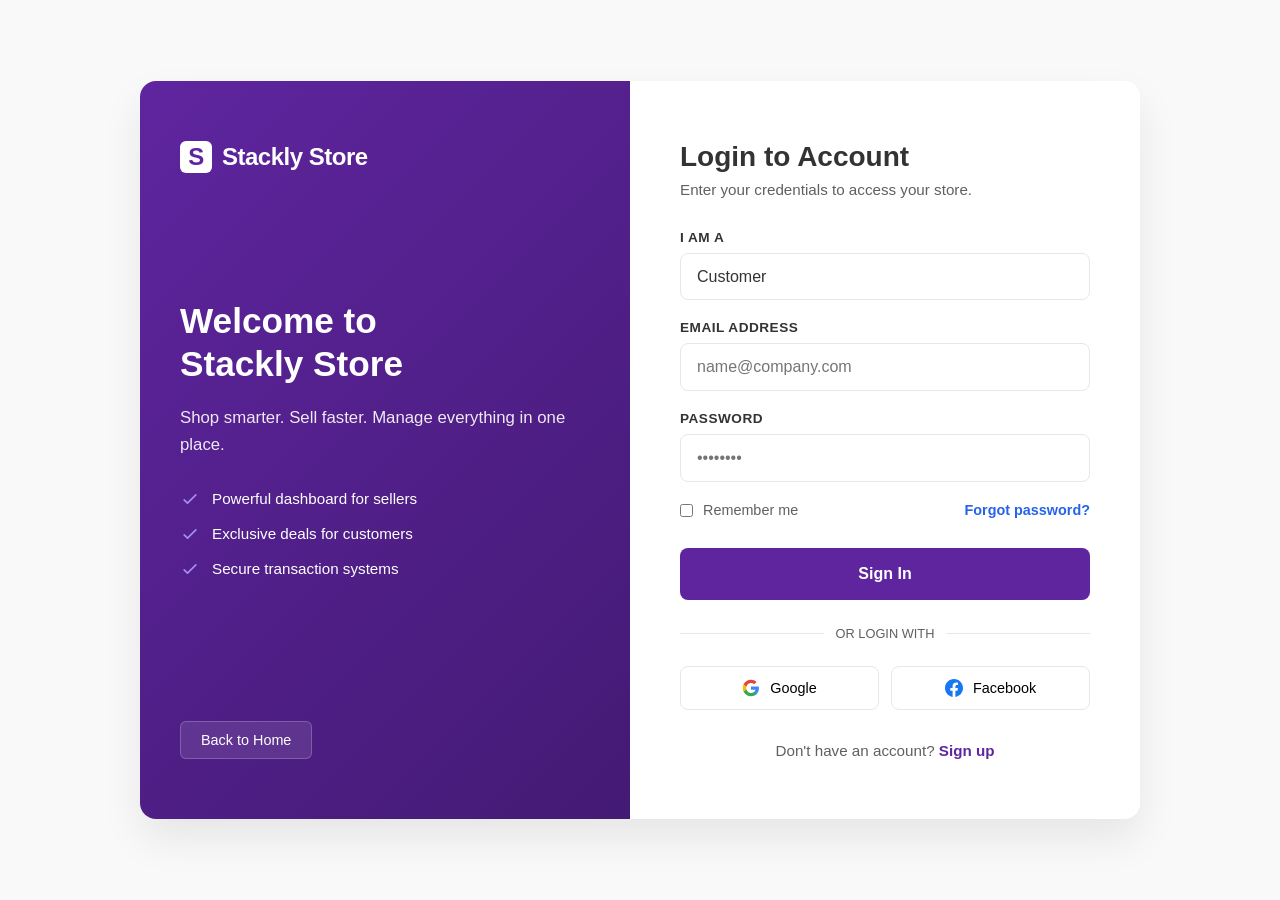
<file: login.html>
<!doctype html>
<html lang="en">
  <head>
    <meta charset="UTF-8" />
    <meta name="viewport" content="width=device-width, initial-scale=1.0" />
    <title>Login | Stackly Store</title>
    <style>
      :root {
        --primary-purple: #5f259f;
        --secondary-blue: #2563eb;
        --hover-blue: #e0e7ff;
        --bg-white: #ffffff;
        --bg-light: #f9f9f9;
        --text-dark: #333333;
        --text-gray: #606060;
        --border-color: #e5e7eb;
        --header-h: 60px;
        --transition: all 0.3s cubic-bezier(0.4, 0, 0.2, 1);
      }

      * {
        box-sizing: border-box;
        margin: 0;
        padding: 0;
        font-family: "Inter", "Segoe UI", Roboto, sans-serif;
      }

      body {
        background-color: var(--bg-light);
        color: var(--text-dark);
        min-height: 100vh;
        display: flex;
        align-items: center;
        justify-content: center;
        padding: 15px; /* Reduced for mobile edge-to-edge feel */
      }

      .stklyecom-main-container {
        display: flex;
        width: 100%;
        max-width: 1000px;
        min-height: 650px;
        background: var(--bg-white);
        border-radius: 16px;
        overflow: hidden;
        box-shadow: 0 20px 40px rgba(0, 0, 0, 0.08);
        animation: fadeIn 0.8s ease-out;
      }

      /* Left Panel - Information */
      .stklyecom-left-panel {
        flex: 1;
        background: linear-gradient(
          135deg,
          var(--primary-purple) 0%,
          #431a74 100%
        );
        padding: 60px 40px;
        display: flex;
        flex-direction: column;
        justify-content: space-between;
        color: white;
        position: relative;
      }

      .stklyecom-brand {
        font-size: 1.5rem;
        font-weight: 800;
        letter-spacing: -0.5px;
        display: flex;
        align-items: center;
        gap: 10px;
      }

      .stklyecom-brand-icon {
        width: 32px;
        height: 32px;
        background: white;
        border-radius: 6px;
        display: flex;
        align-items: center;
        justify-content: center;
        color: var(--primary-purple);
        font-weight: 900;
      }

      .stklyecom-marketing-content h1 {
        font-size: 2.2rem;
        line-height: 1.2;
        margin-bottom: 20px;
        font-weight: 700;
      }

      .stklyecom-marketing-content p {
        font-size: 1.05rem;
        line-height: 1.6;
        opacity: 0.9;
        margin-bottom: 30px;
      }

      .stklyecom-features-list {
        list-style: none;
      }

      .stklyecom-feature-item {
        display: flex;
        align-items: center;
        gap: 12px;
        margin-bottom: 15px;
        font-size: 0.95rem;
      }

      .stklyecom-feature-item svg {
        width: 20px;
        height: 20px;
        flex-shrink: 0;
        color: #a78bfa;
      }

      .stklyecom-back-home {
        align-self: flex-start;
        padding: 10px 20px;
        background: rgba(255, 255, 255, 0.1);
        border: 1px solid rgba(255, 255, 255, 0.2);
        color: white;
        text-decoration: none;
        border-radius: 6px;
        font-size: 0.9rem;
        font-weight: 500;
        transition: var(--transition);
      }

      .stklyecom-back-home:hover {
        background: white;
        color: var(--primary-purple);
      }

      /* Right Panel - Form */
      .stklyecom-right-panel {
        flex: 1;
        padding: 60px 50px;
        display: flex;
        flex-direction: column;
        justify-content: center;
        background: white;
      }

      .stklyecom-form-header {
        margin-bottom: 32px;
      }

      .stklyecom-form-header h2 {
        font-size: 1.75rem;
        font-weight: 700;
        margin-bottom: 8px;
        color: var(--text-dark);
      }

      .stklyecom-form-header p {
        color: var(--text-gray);
        font-size: 0.95rem;
      }

      /* Form Controls */
      .stklyecom-form-group {
        margin-bottom: 20px;
      }

      .stklyecom-label {
        display: block;
        margin-bottom: 8px;
        font-size: 0.85rem;
        font-weight: 600;
        color: var(--text-dark);
        text-transform: uppercase;
        letter-spacing: 0.5px;
      }

      .stklyecom-input,
      .stklyecom-select {
        width: 100%;
        padding: 14px 16px;
        border: 1px solid var(--border-color);
        border-radius: 8px;
        font-size: 1rem;
        color: var(--text-dark);
        background: var(--bg-white);
        transition: var(--transition);
        outline: none;
        -webkit-appearance: none; /* Mobile Safari fix */
      }

      .stklyecom-input:focus,
      .stklyecom-select:focus {
        border-color: var(--primary-purple);
        box-shadow: 0 0 0 4px rgba(95, 37, 159, 0.08);
      }

      /* Login Button */
      .stklyecom-btn-login {
        width: 100%;
        height: 52px;
        background: var(--primary-purple);
        color: white;
        border: none;
        border-radius: 8px;
        font-size: 1rem;
        font-weight: 700;
        cursor: pointer;
        position: relative;
        overflow: hidden;
        z-index: 1;
        transition: var(--transition);
        margin-top: 10px;
      }

      .stklyecom-btn-login::before {
        content: "";
        position: absolute;
        bottom: 0;
        left: 0;
        width: 100%;
        height: 0;
        background: var(--secondary-blue);
        transition: height 0.4s cubic-bezier(0.4, 0, 0.2, 1);
        z-index: -1;
      }

      .stklyecom-btn-login:hover::before {
        height: 100%;
      }

      .stklyecom-form-options {
        display: flex;
        justify-content: space-between;
        align-items: center;
        margin: 20px 0;
        font-size: 0.9rem;
      }

      .stklyecom-checkbox-group {
        display: flex;
        align-items: center;
        gap: 10px;
        color: var(--text-gray);
        cursor: pointer;
      }

      .stklyecom-forgot-link {
        color: var(--secondary-blue);
        text-decoration: none;
        font-weight: 600;
      }

      .stklyecom-divider {
        margin: 24px 0;
        text-align: center;
        position: relative;
      }

      .stklyecom-divider::before {
        content: "";
        position: absolute;
        top: 50%;
        left: 0;
        width: 100%;
        height: 1px;
        background: var(--border-color);
      }

      .stklyecom-divider span {
        position: relative;
        z-index: 2;
        background: white;
        padding: 0 12px;
        color: var(--text-gray);
        font-size: 0.8rem;
        text-transform: uppercase;
        font-weight: 500;
      }

      .stklyecom-social-grid {
        display: grid;
        grid-template-columns: repeat(2, 1fr);
        gap: 12px;
      }

      .stklyecom-social-btn {
        display: flex;
        align-items: center;
        justify-content: center;
        gap: 10px;
        padding: 12px;
        border: 1px solid var(--border-color);
        background: white;
        border-radius: 8px;
        cursor: pointer;
        transition: var(--transition);
        font-weight: 500;
        font-size: 0.9rem;
      }

      .stklyecom-social-btn:hover {
        background: var(--hover-blue);
        border-color: var(--secondary-blue);
      }

      .stklyecom-social-btn svg {
        width: 18px;
        height: 18px;
      }

      .stklyecom-footer-text {
        margin-top: 32px;
        text-align: center;
        font-size: 0.95rem;
        color: var(--text-gray);
      }

      .stklyecom-footer-text a {
        color: var(--primary-purple);
        text-decoration: none;
        font-weight: 700;
      }

      @keyframes fadeIn {
        from {
          opacity: 0;
          transform: translateY(20px);
        }
        to {
          opacity: 1;
          transform: translateY(0);
        }
      }

      /* Mobile Responsive Overrides */
      @media (max-width: 850px) {
        body {
          padding: 10px;
          align-items: flex-start; /* Start from top on mobile */
        }

        .stklyecom-main-container {
          flex-direction: column;
          max-width: 100%;
          min-height: auto;
          border-radius: 12px;
        }

        .stklyecom-left-panel {
          padding: 30px 24px;
          min-height: auto;
          text-align: center;
          align-items: center;
        }

        .stklyecom-brand {
          margin-bottom: 20px;
        }

        .stklyecom-marketing-content h1 {
          font-size: 1.6rem;
          margin-bottom: 10px;
        }

        .stklyecom-marketing-content p {
          font-size: 0.95rem;
          margin-bottom: 0;
        }

        .stklyecom-features-list,
        .stklyecom-back-home {
          display: none; /* Hide non-essential items on small mobile headers to save space */
        }

        .stklyecom-right-panel {
          padding: 32px 20px;
        }

        .stklyecom-form-header {
          text-align: center;
          margin-bottom: 24px;
        }

        .stklyecom-form-header h2 {
          font-size: 1.5rem;
        }

        .stklyecom-form-options {
          flex-direction: column;
          gap: 12px;
          align-items: flex-start;
        }

        .stklyecom-social-grid {
          grid-template-columns: 1fr; /* Stack social buttons on narrow screens */
        }
      }

      /* Extra small devices fix */
      @media (max-width: 380px) {
        .stklyecom-form-header h2 {
          font-size: 1.3rem;
        }
        .stklyecom-input,
        .stklyecom-select {
          padding: 12px;
        }
      }
    </style>
  </head>
  <body>
    <div class="stklyecom-main-container">
      <!-- Left Panel: Balanced with Form Height -->
      <aside class="stklyecom-left-panel">
        <div class="stklyecom-brand">
          <div class="stklyecom-brand-icon">S</div>
          Stackly Store
        </div>

        <div class="stklyecom-marketing-content">
          <h1>Welcome to <br />Stackly Store</h1>
          <p>Shop smarter. Sell faster. Manage everything in one place.</p>

          <ul class="stklyecom-features-list">
            <li class="stklyecom-feature-item">
              <svg fill="none" stroke="currentColor" viewBox="0 0 24 24">
                <path
                  stroke-linecap="round"
                  stroke-linejoin="round"
                  stroke-width="2"
                  d="M5 13l4 4L19 7"
                ></path>
              </svg>
              Powerful dashboard for sellers
            </li>
            <li class="stklyecom-feature-item">
              <svg fill="none" stroke="currentColor" viewBox="0 0 24 24">
                <path
                  stroke-linecap="round"
                  stroke-linejoin="round"
                  stroke-width="2"
                  d="M5 13l4 4L19 7"
                ></path>
              </svg>
              Exclusive deals for customers
            </li>
            <li class="stklyecom-feature-item">
              <svg fill="none" stroke="currentColor" viewBox="0 0 24 24">
                <path
                  stroke-linecap="round"
                  stroke-linejoin="round"
                  stroke-width="2"
                  d="M5 13l4 4L19 7"
                ></path>
              </svg>
              Secure transaction systems
            </li>
          </ul>
        </div>

        <a href="index.html" class="stklyecom-back-home">Back to Home</a>
      </aside>

      <!-- Right Panel: Login Form -->
      <main class="stklyecom-right-panel">
        <div class="stklyecom-form-wrapper">
          <header class="stklyecom-form-header">
            <h2>Login to Account</h2>
            <p>Enter your credentials to access your store.</p>
          </header>

          <form id="loginForm" class="stklyecom-form" autocomplete="off">
            <div class="stklyecom-form-group">
              <label class="stklyecom-label">I am a</label>
              <select class="stklyecom-select" id="userRole" required>
                <option value="Customer">Customer</option>
                <option value="Seller">Seller</option>
              </select>
            </div>

            <div class="stklyecom-form-group">
              <label class="stklyecom-label">Email Address</label>
              <input
                type="email"
                class="stklyecom-input"
                id="email"
                placeholder="name@company.com"
                autocomplete="off"
                required
              />
            </div>

            <div class="stklyecom-form-group">
              <label class="stklyecom-label">Password</label>
              <input
                type="password"
                class="stklyecom-input"
                id="password"
                placeholder="••••••••"
                autocomplete="new-password"
                required
              />
            </div>

            <div class="stklyecom-form-options">
              <label class="stklyecom-checkbox-group">
                <input type="checkbox" /> Remember me
              </label>
              <a href="./404.html" class="stklyecom-forgot-link"
                >Forgot password?</a
              >
            </div>

            <button type="submit" class="stklyecom-btn-login">Sign In</button>
          </form>

          <div class="stklyecom-divider">
            <span>Or login with</span>
          </div>

          <div class="stklyecom-social-grid">
            <button
              class="stklyecom-social-btn"
              onclick="window.location.href = './404.html'"
            >
              <svg viewBox="0 0 24 24" xmlns="http://www.w3.org/2000/svg">
                <path
                  d="M22.56 12.25c0-.78-.07-1.53-.2-2.25H12v4.26h5.92c-.26 1.37-1.04 2.53-2.21 3.31v2.77h3.57c2.08-1.92 3.28-4.74 3.28-8.09z"
                  fill="#4285F4"
                />
                <path
                  d="M12 23c2.97 0 5.46-.98 7.28-2.66l-3.57-2.77c-.98.66-2.23 1.06-3.71 1.06-2.86 0-5.29-1.93-6.16-4.53H2.18v2.84C3.99 20.53 7.7 23 12 23z"
                  fill="#34A853"
                />
                <path
                  d="M5.84 14.09c-.22-.66-.35-1.36-.35-2.09s.13-1.43.35-2.09V7.07H2.18C1.43 8.55 1 10.22 1 12s.43 3.45 1.18 4.93l3.66-2.84z"
                  fill="#FBBC05"
                />
                <path
                  d="M12 5.38c1.62 0 3.06.56 4.21 1.66l3.15-3.15C17.45 2.09 14.97 1 12 1 7.7 1 3.99 3.47 2.18 7.07l3.66 2.84c.87-2.6 3.3-4.53 6.16-4.53z"
                  fill="#EA4335"
                />
              </svg>
              Google
            </button>
            <button
              class="stklyecom-social-btn"
              onclick="window.location.href = './404.html'"
            >
              <svg
                fill="#1877F2"
                viewBox="0 0 24 24"
                xmlns="http://www.w3.org/2000/svg"
              >
                <path
                  d="M24 12.073c0-6.627-5.373-12-12-12s-12 5.373-12 12c0 5.99 4.388 10.954 10.125 11.854v-8.385H7.078v-3.47h3.047V9.43c0-3.007 1.792-4.669 4.533-4.669 1.312 0 2.686.235 2.686.235v2.953H15.83c-1.491 0-1.956.925-1.956 1.874v2.25h3.328l-.532 3.47h-2.796v8.385C19.612 23.027 24 18.062 24 12.073z"
                />
              </svg>
              Facebook
            </button>
          </div>

          <p class="stklyecom-footer-text">
            Don't have an account? <a href="./signup.html">Sign up</a>
          </p>
        </div>
      </main>
    </div>

    <script>
      document
        .getElementById("loginForm")
        .addEventListener("submit", function (e) {
          e.preventDefault();

          const role = document.getElementById("userRole").value;
          const email = document.getElementById("email").value;

          const userData = {
            name: email.split("@")[0],
            role: role,
            email: email,
          };

          localStorage.setItem("stkly_user", JSON.stringify(userData));

          if (role === "Customer") {
            window.location.href = "customer-dashboard.html";
          } else {
            window.location.href = "seller-dashboard.html";
          }
        });
    </script>
  </body>
</html>
</file>
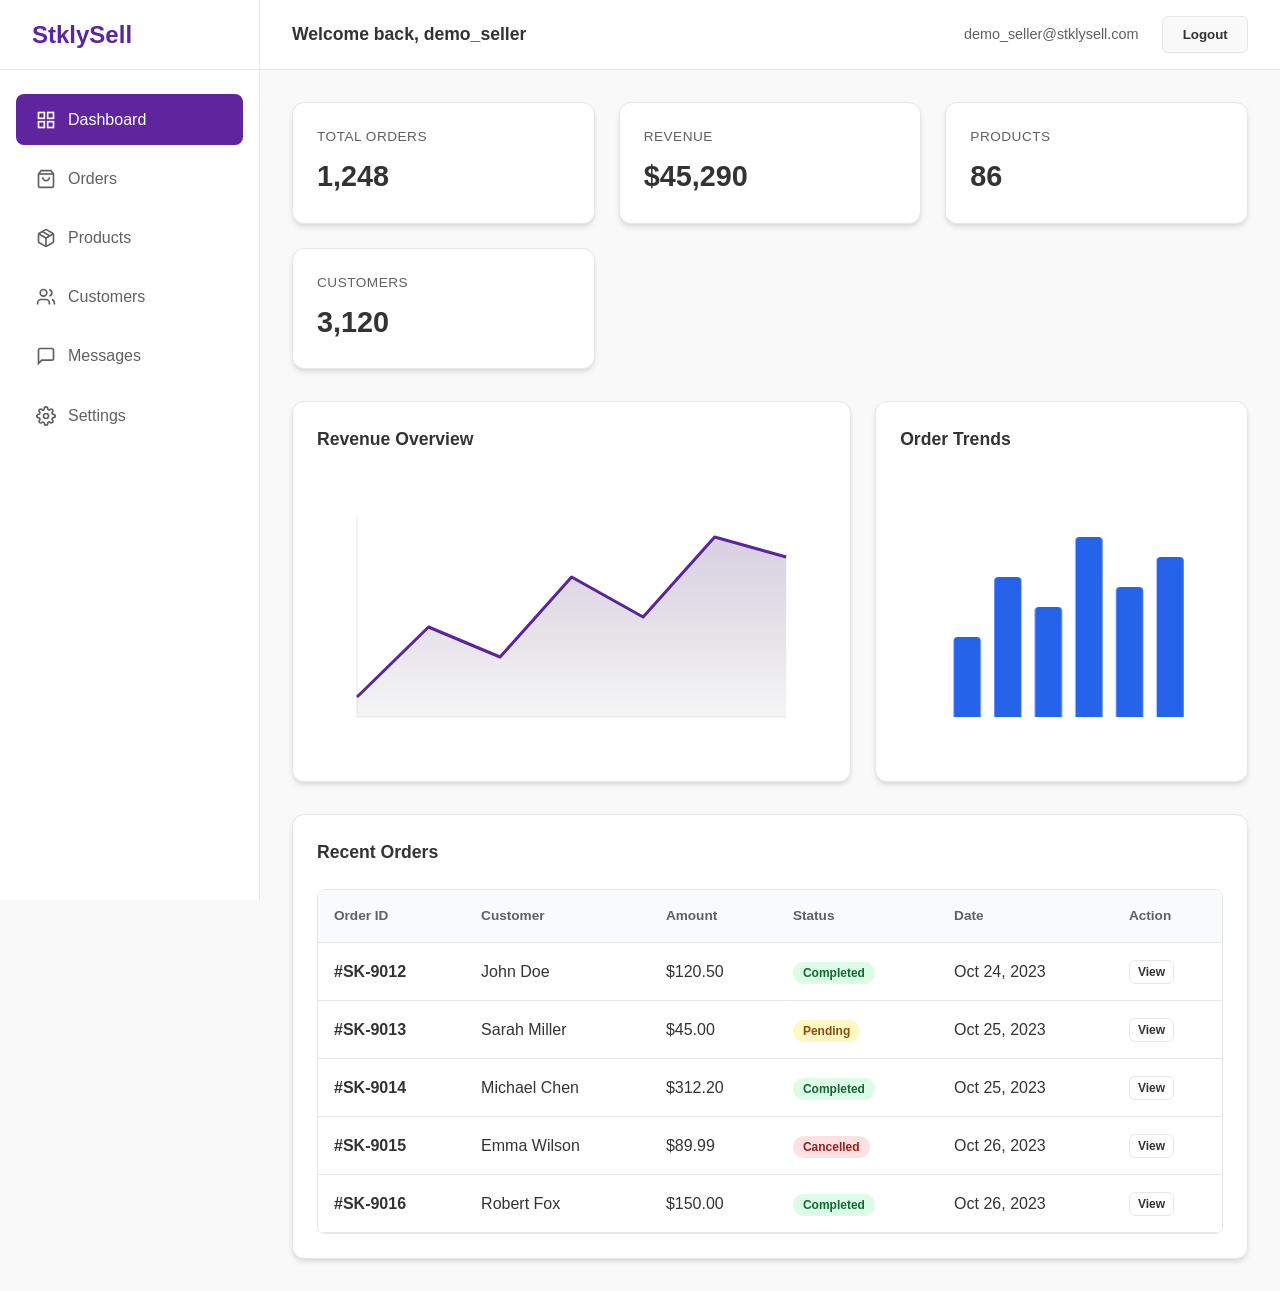
<file: seller-dashboard.html>
<!doctype html>
<html lang="en">
  <head>
    <meta charset="UTF-8" />
    <meta name="viewport" content="width=device-width, initial-scale=1.0" />
    <title>StklySell | Seller Dashboard</title>
    <style>
      :root {
        --primary-purple: #5f259f;
        --secondary-blue: #2563eb;
        --hover-blue: #e0e7ff;
        --bg-white: #ffffff;
        --bg-light: #f9f9f9;
        --text-dark: #333333;
        --text-gray: #606060;
        --border-color: #e5e7eb;
        --transition: all 0.3s cubic-bezier(0.4, 0, 0.2, 1);
        --sidebar-width: 260px;
        --topbar-height: 70px;
        --shadow:
          0 4px 6px -1px rgba(0, 0, 0, 0.1), 0 2px 4px -1px rgba(0, 0, 0, 0.06);
      }

      * {
        margin: 0;
        padding: 0;
        box-sizing: border-box;
        font-family:
          "Inter",
          -apple-system,
          BlinkMacSystemFont,
          "Segoe UI",
          Roboto,
          sans-serif;
      }
      html,
      body {
        width: 100%;
        overflow-x: hidden;
      }
      body {
        background-color: var(--bg-light);
        color: var(--text-dark);
        overflow-x: hidden;
        line-height: 1.5;
      }

      /* --- LAYOUT STRUCTURE --- */
      .stklysell-wrapper {
        display: flex;
        min-height: 100vh;
        width: 100%;
      }

      /* --- SIDEBAR --- */
      .stklysell-sidebar {
        width: var(--sidebar-width);
        background: var(--bg-white);
        border-right: 1px solid var(--border-color);
        height: 100vh;
        position: fixed;
        left: 0;
        top: 0;
        z-index: 1000;
        transition: var(--transition);
        display: flex;
        flex-direction: column;
      }

      .stklysell-logo-area {
        height: var(--topbar-height);
        display: flex;
        align-items: center;
        padding: 0 2rem;
        font-weight: 800;
        font-size: 1.5rem;
        color: var(--primary-purple);
        border-bottom: 1px solid var(--border-color);
      }

      .stklysell-nav {
        flex: 1;
        padding: 1.5rem 1rem;
        overflow-y: auto;
      }

      .stklysell-nav-item {
        display: flex;
        align-items: center;
        padding: 0.85rem 1.25rem;
        margin-bottom: 0.5rem;
        border-radius: 8px;
        color: var(--text-gray);
        text-decoration: none;
        cursor: pointer;
        transition: var(--transition);
        font-weight: 500;
      }

      .stklysell-nav-item svg {
        margin-right: 12px;
        width: 20px;
        height: 20px;
      }

      .stklysell-nav-item:hover {
        background: var(--hover-blue);
        color: var(--secondary-blue);
      }

      .stklysell-nav-item.active {
        background: var(--primary-purple);
        color: var(--bg-white);
      }

      /* --- MAIN CONTENT --- */
      .stklysell-main {
        flex: 1;
        margin-left: var(--sidebar-width);
        width: calc(100% - var(--sidebar-width));
        transition: var(--transition);
      }

      /* --- TOPBAR --- */
      .stklysell-topbar {
        height: var(--topbar-height);
        background: var(--bg-white);
        border-bottom: 1px solid var(--border-color);
        display: flex;
        align-items: center;
        justify-content: space-between;
        padding: 0 2rem;
        position: sticky;
        top: 0;
        z-index: 900;
      }

      .stklysell-top-left {
        display: flex;
        align-items: center;
        gap: 1rem;
      }

      .stklysell-hamburger {
        display: none;
        background: none;
        border: none;
        cursor: pointer;
        padding: 5px;
      }

      .stklysell-welcome-text {
        font-weight: 600;
        font-size: 1.1rem;
      }

      .stklysell-top-right {
        display: flex;
        align-items: center;
        gap: 1.5rem;
      }

      .stklysell-user-info {
        font-size: 0.9rem;
        color: var(--text-gray);
      }

      /* --- BUTTONS --- */
      .stklysell-btn {
        padding: 0.6rem 1.2rem;
        border-radius: 6px;
        border: none;
        font-weight: 600;
        cursor: pointer;
        text-decoration: none;
        display: inline-flex;
        align-items: center;
        justify-content: center;
        position: relative;
        overflow: hidden;
        z-index: 1;
        transition: var(--transition);
      }

      .stklysell-btn-outline {
        background: transparent;
        border: 1px solid var(--border-color);
        color: var(--text-dark);
      }

      .stklysell-btn-primary {
        background: var(--primary-purple);
        color: white;
      }

      .stklysell-btn-fill {
        background: var(--bg-light);
        color: var(--text-dark);
        border: 1px solid var(--border-color);
      }

      .stklysell-btn-fill::after {
        content: "";
        position: absolute;
        bottom: -100%;
        left: 0;
        width: 100%;
        height: 100%;
        background: var(--secondary-blue);
        transition: var(--transition);
        z-index: -1;
      }

      .stklysell-btn-fill:hover {
        color: white;
        border-color: var(--secondary-blue);
      }

      .stklysell-btn-fill:hover::after {
        bottom: 0;
      }

      /* --- CONTENT CONTAINER --- */
      .stklysell-content-area {
        padding: 2rem;
        max-width: 1600px;
        margin: 0 auto;
      }
      /* .stklysell-content-area {
        padding: 2rem;
      } */

      @media (max-width: 768px) {
        .stklysell-content-area {
          padding: 1rem;
        }
      }
      .stklysell-section {
        display: none;
        animation: fadeIn 0.4s ease;
      }

      .stklysell-section.active {
        display: block;
      }

      @keyframes fadeIn {
        from {
          opacity: 0;
          transform: translateY(10px);
        }
        to {
          opacity: 1;
          transform: translateY(0);
        }
      }

      /* --- DASHBOARD COMPONENTS --- */
      .stklysell-stats-grid {
        display: grid;
        grid-template-columns: repeat(auto-fit, minmax(240px, 1fr));
        gap: 1.5rem;
        margin-bottom: 2rem;
      }
      @media (max-width: 600px) {
        .stklysell-stats-grid {
          grid-template-columns: 1fr;
        }
      }
      .stklysell-stat-card {
        background: var(--bg-white);
        padding: 1.5rem;
        border-radius: 12px;
        border: 1px solid var(--border-color);
        display: flex;
        flex-direction: column;
        gap: 0.5rem;
        box-shadow: var(--shadow);
        transition: var(--transition);
      }

      .stklysell-stat-card:hover {
        transform: translateY(-5px);
        border-color: var(--primary-purple);
      }

      .stklysell-stat-label {
        color: var(--text-gray);
        font-size: 0.85rem;
        text-transform: uppercase;
        letter-spacing: 0.5px;
      }

      .stklysell-stat-value {
        font-size: 1.8rem;
        font-weight: 800;
        color: var(--text-dark);
      }

      /* --- CHARTS --- */
      .stklysell-charts-grid {
        display: grid;
        grid-template-columns: 1.5fr 1fr;
        gap: 1.5rem;
        margin-bottom: 2rem;
      }

      .stklysell-card {
        background: var(--bg-white);
        border-radius: 12px;
        border: 1px solid var(--border-color);
        padding: 1.5rem;
        box-shadow: var(--shadow);
      }

      .stklysell-card-title {
        font-size: 1.1rem;
        font-weight: 700;
        margin-bottom: 1.5rem;
        color: var(--text-dark);
      }

      .stklysell-canvas-container {
        width: 100%;
        height: 280px;
        min-height: 220px;
      }

      @media (max-width: 768px) {
        .stklysell-canvas-container {
          height: 220px;
        }
      }

      canvas {
        width: 100% !important;
        height: 100% !important;
      }

      /* --- TABLES --- */
      .stklysell-table-wrapper {
        width: 100%;
        overflow-x: auto;
        border-radius: 8px;
        border: 1px solid var(--border-color);
      }

      .stklysell-table {
        width: 100%;
        border-collapse: collapse;
        background: var(--bg-white);
        min-width: 800px;
      }

      .stklysell-table th {
        background: #f8fafc;
        padding: 1rem;
        text-align: left;
        font-weight: 600;
        color: var(--text-gray);
        font-size: 0.85rem;
        border-bottom: 1px solid var(--border-color);
      }

      .stklysell-table td {
        padding: 1rem;
        border-bottom: 1px solid var(--border-color);
        vertical-align: middle;
      }

      .stklysell-badge {
        padding: 4px 10px;
        border-radius: 99px;
        font-size: 0.75rem;
        font-weight: 600;
        text-transform: capitalize;
      }

      .stklysell-badge-completed {
        background: #dcfce7;
        color: #166534;
      }
      .stklysell-badge-pending {
        background: #fef9c3;
        color: #854d0e;
      }
      .stklysell-badge-cancelled {
        background: #fee2e2;
        color: #991b1b;
      }

      /* --- PRODUCT GRID --- */
      .stklysell-product-grid {
        display: grid;
        grid-template-columns: repeat(auto-fill, minmax(280px, 1fr));
        gap: 1.5rem;
      }

      .stklysell-product-card {
        background: var(--bg-white);
        border-radius: 12px;
        overflow: hidden;
        border: 1px solid var(--border-color);
        transition: var(--transition);
      }

      .stklysell-product-card:hover {
        transform: translateY(-8px);
        box-shadow: 0 10px 15px -3px rgba(0, 0, 0, 0.1);
      }

      .stklysell-product-img {
        width: 100%;
        height: 180px;
        background: #f1f5f9;
        display: flex;
        align-items: center;
        justify-content: center;
        color: #cbd5e1;
      }

      .stklysell-product-body {
        padding: 1.25rem;
      }

      .stklysell-product-name {
        font-weight: 700;
        margin-bottom: 0.5rem;
      }

      .stklysell-product-meta {
        display: flex;
        justify-content: space-between;
        align-items: center;
        margin-bottom: 1rem;
      }

      .stklysell-product-price {
        color: var(--secondary-blue);
        font-weight: 800;
      }

      .stklysell-product-stock {
        font-size: 0.8rem;
        color: var(--text-gray);
      }

      /* --- CUSTOMERS & MESSAGES --- */
      .stklysell-customer-list {
        display: grid;
        gap: 1rem;
      }

      .stklysell-customer-item {
        display: flex;
        align-items: center;
        padding: 1rem;
        background: var(--bg-white);
        border-radius: 10px;
        border: 1px solid var(--border-color);
        gap: 1rem;
      }

      .stklysell-avatar {
        width: 48px;
        height: 48px;
        border-radius: 50%;
        background: var(--hover-blue);
        display: flex;
        align-items: center;
        justify-content: center;
        font-weight: 700;
        color: var(--secondary-blue);
        flex-shrink: 0;
      }

      .stklysell-msg-layout {
        display: grid;
        grid-template-columns: 320px 1fr;
        /* height: calc(100vh - 200px); */
        gap: 1rem;
      }
      .stklysell-msg-layout {
        min-height: 400px;
        height: auto;
      }

      @media (max-width: 768px) {
        .stklysell-msg-layout {
          grid-template-columns: 1fr;
          height: auto;
        }

        .stklysell-msg-window {
          height: 400px;
        }
      }
      @media (max-width: 480px) {
        .stklysell-top-right {
          gap: 0.5rem;
        }

        .stklysell-btn {
          padding: 0.4rem 0.7rem;
          font-size: 12px;
        }
      }
      .stklysell-table-wrapper {
        overflow-x: auto;
        -webkit-overflow-scrolling: touch;
      }
      .stklysell-msg-list {
        background: var(--bg-white);
        border: 1px solid var(--border-color);
        border-radius: 12px;
        overflow-y: auto;
      }

      .stklysell-msg-window {
        background: var(--bg-white);
        border: 1px solid var(--border-color);
        border-radius: 12px;
        display: flex;
        flex-direction: column;
      }

      .stklysell-chat-body {
        flex: 1;
        padding: 1.5rem;
        background: #f8fafc;
        overflow-y: auto;
      }

      .stklysell-chat-input {
        padding: 1rem;
        border-top: 1px solid var(--border-color);
        display: flex;
        gap: 0.5rem;
      }

      .stklysell-input {
        width: 100%;
        padding: 0.75rem;
        border: 1px solid var(--border-color);
        border-radius: 6px;
        outline: none;
        transition: var(--transition);
      }

      .stklysell-input:focus {
        border-color: var(--secondary-blue);
        box-shadow: 0 0 0 3px rgba(37, 99, 235, 0.1);
      }

      .stklysell-input[readonly] {
        background: #f1f5f9;
        cursor: not-allowed;
      }

      /* --- SETTINGS --- */
      .stklysell-settings-form {
        max-width: 600px;
        display: grid;
        gap: 1.5rem;
      }

      .stklysell-field {
        display: flex;
        flex-direction: column;
        gap: 0.5rem;
      }

      .stklysell-label {
        font-size: 0.9rem;
        font-weight: 600;
      }

      /* --- MOBILE OVERLAY --- */
      .stklysell-overlay {
        display: none;
        position: fixed;
        top: 0;
        left: 0;
        width: 100%;
        height: 100%;
        background: rgba(0, 0, 0, 0.5);
        z-index: 999;
      }

      /* --- RESPONSIVE MEDIA QUERIES --- */
      @media (max-width: 1024px) {
        .stklysell-charts-grid {
          grid-template-columns: 1fr;
        }
        .stklysell-msg-layout {
          grid-template-columns: 260px 1fr;
        }
      }
      @media (max-width: 768px) {
        .stklysell-sidebar {
          left: -100%;
          width: 280px;
          height: 100vh;
          overflow-y: auto;
        }

        .stklysell-sidebar.open {
          left: 0;
        }
      }
      @media (max-width: 768px) {
        /* .stklysell-sidebar {
          left: -100%;
        }
        .stklysell-sidebar.open {
          left: 0;
          width: 280px;
        } */
        .stklysell-main {
          margin-left: 0;
          width: 100%;
        }
        .stklysell-hamburger {
          display: block;
        }
        .stklysell-overlay.active {
          display: block;
        }
        .stklysell-topbar {
          padding: 0 1rem;
        }
        .stklysell-welcome-text {
          display: none;
        }
        .stklysell-content-area {
          padding: 1.5rem 1rem;
        }
        .stklysell-msg-layout {
          grid-template-columns: 1fr;
        }
        .stklysell-msg-list {
          display: none; /* In real app, we would toggle visibility */
        }
      }

      @media (max-width: 480px) {
        .stklysell-stats-grid {
          grid-template-columns: 1fr;
        }
        .stklysell-product-grid {
          grid-template-columns: 1fr;
        }
        .stklysell-user-info {
          display: none;
        }
      }
    </style>
  </head>
  <body>
    <div class="stklysell-overlay" id="stklysellOverlay"></div>

    <div class="stklysell-wrapper">
      <!-- Sidebar -->
      <aside class="stklysell-sidebar" id="stklysellSidebar">
        <div class="stklysell-logo-area">StklySell</div>
        <nav class="stklysell-nav">
          <a
            class="stklysell-nav-item active"
            onclick="stklysellLoadSection('dashboard', this)"
          >
            <svg
              viewBox="0 0 24 24"
              fill="none"
              stroke="currentColor"
              stroke-width="2"
            >
              <rect x="3" y="3" width="7" height="7"></rect>
              <rect x="14" y="3" width="7" height="7"></rect>
              <rect x="14" y="14" width="7" height="7"></rect>
              <rect x="3" y="14" width="7" height="7"></rect>
            </svg>
            Dashboard
          </a>
          <a
            class="stklysell-nav-item"
            onclick="stklysellLoadSection('orders', this)"
          >
            <svg
              viewBox="0 0 24 24"
              fill="none"
              stroke="currentColor"
              stroke-width="2"
            >
              <path
                d="M6 2L3 6v14a2 2 0 0 0 2 2h14a2 2 0 0 0 2-2V6l-3-4Z"
              ></path>
              <path d="M3 6h18"></path>
              <path d="M16 10a4 4 0 0 1-8 0"></path>
            </svg>
            Orders
          </a>
          <a
            class="stklysell-nav-item"
            onclick="stklysellLoadSection('products', this)"
          >
            <svg
              viewBox="0 0 24 24"
              fill="none"
              stroke="currentColor"
              stroke-width="2"
            >
              <path d="m7.5 4.27 9 5.15"></path>
              <path
                d="M21 8a2 2 0 0 0-1-1.73l-7-4a2 2 0 0 0-2 0l-7 4A2 2 0 0 0 3 8v8a2 2 0 0 0 1 1.73l7 4a2 2 0 0 0 2 0l7-4A2 2 0 0 0 21 16Z"
              ></path>
              <path d="m3.27 6.96 8.73 5.05 8.73-5.05"></path>
              <path d="M12 22.08V12"></path>
            </svg>
            Products
          </a>
          <!-- <a
            class="stklysell-nav-item"
            onclick="stklysellLoadSection('revenue', this)"
          >
            <svg
              viewBox="0 0 24 24"
              fill="none"
              stroke="currentColor"
              stroke-width="2"
            >
              <line x1="12" y1="1" x2="12" y2="23"></line>
              <path
                d="M17 5H9.5a3.5 3.5 0 0 0 0 7h5a3.5 3.5 0 0 1 0 7H6"
              ></path>
            </svg>
            Revenue
          </a> -->
          <a
            class="stklysell-nav-item"
            onclick="stklysellLoadSection('customers', this)"
          >
            <svg
              viewBox="0 0 24 24"
              fill="none"
              stroke="currentColor"
              stroke-width="2"
            >
              <path d="M16 21v-2a4 4 0 0 0-4-4H6a4 4 0 0 0-4 4v2"></path>
              <circle cx="9" cy="7" r="4"></circle>
              <path d="M22 21v-2a4 4 0 0 0-3-3.87"></path>
              <path d="M16 3.13a4 4 0 0 1 0 7.75"></path>
            </svg>
            Customers
          </a>
          <a
            class="stklysell-nav-item"
            onclick="stklysellLoadSection('messages', this)"
          >
            <svg
              viewBox="0 0 24 24"
              fill="none"
              stroke="currentColor"
              stroke-width="2"
            >
              <path
                d="M21 15a2 2 0 0 1-2 2H7l-4 4V5a2 2 0 0 1 2-2h14a2 2 0 0 1 2 2z"
              ></path>
            </svg>
            Messages
          </a>
          <a
            class="stklysell-nav-item"
            onclick="stklysellLoadSection('settings', this)"
          >
            <svg
              viewBox="0 0 24 24"
              fill="none"
              stroke="currentColor"
              stroke-width="2"
            >
              <circle cx="12" cy="12" r="3"></circle>
              <path
                d="M19.4 15a1.65 1.65 0 0 0 .33 1.82l.06.06a2 2 0 0 1 0 2.83 2 2 0 0 1-2.83 0l-.06-.06a1.65 1.65 0 0 0-1.82-.33 1.65 1.65 0 0 0-1 1.51V21a2 2 0 0 1-2 2 2 2 0 0 1-2-2v-.09A1.65 1.65 0 0 0 9 19.4a1.65 1.65 0 0 0-1.82.33l-.06.06a2 2 0 0 1-2.83 0 2 2 0 0 1 0-2.83l.06-.06a1.65 1.65 0 0 0 .33-1.82 1.65 1.65 0 0 0-1.51-1H3a2 2 0 0 1-2-2 2 2 0 0 1 2-2h.09A1.65 1.65 0 0 0 4.6 9a1.65 1.65 0 0 0-.33-1.82l-.06-.06a2 2 0 0 1 0-2.83 2 2 0 0 1 2.83 0l.06.06a1.65 1.65 0 0 0 1.82.33H9a1.65 1.65 0 0 0 1-1.51V3a2 2 0 0 1 2-2 2 2 0 0 1 2 2v.09a1.65 1.65 0 0 0 1 1.51 1.65 1.65 0 0 0 1.82-.33l.06-.06a2 2 0 0 1 2.83 0 2 2 0 0 1 0 2.83l-.06.06a1.65 1.65 0 0 0-.33 1.82V9a1.65 1.65 0 0 0 1.51 1H21a2 2 0 0 1 2 2 2 2 0 0 1-2 2h-.09a1.65 1.65 0 0 0-1.51 1z"
              ></path>
            </svg>
            Settings
          </a>
        </nav>
      </aside>

      <!-- Main Body -->
      <main class="stklysell-main">
        <!-- Topbar -->
        <header class="stklysell-topbar">
          <div class="stklysell-top-left">
            <button
              class="stklysell-hamburger"
              id="stklysellHam"
              aria-label="Toggle Sidebar"
            >
              <svg
                width="24"
                height="24"
                viewBox="0 0 24 24"
                fill="none"
                stroke="currentColor"
                stroke-width="2"
              >
                <line x1="3" y1="12" x2="21" y2="12"></line>
                <line x1="3" y1="6" x2="21" y2="6"></line>
                <line x1="3" y1="18" x2="21" y2="18"></line>
              </svg>
            </button>
            <span class="stklysell-welcome-text" id="welcomeText"
              >Welcome back, Admin</span
            >
          </div>
          <div class="stklysell-top-right">
            <span class="stklysell-user-info" id="userEmail"
              >admin@stklysell.com</span
            >
            <button
              class="stklysell-btn stklysell-btn-fill"
              onclick="window.location.href = './index.html'"
            >
              Logout
            </button>
          </div>
        </header>

        <!-- Main Dynamic Content -->
        <div class="stklysell-content-area">
          <!-- SECTION: Dashboard -->
          <section id="sect-dashboard" class="stklysell-section active">
            <div class="stklysell-stats-grid">
              <div class="stklysell-stat-card">
                <span class="stklysell-stat-label">Total Orders</span>
                <span class="stklysell-stat-value" data-count="1248">0</span>
              </div>
              <div class="stklysell-stat-card">
                <span class="stklysell-stat-label">Revenue</span>
                <span
                  class="stklysell-stat-value"
                  data-prefix="$"
                  data-count="45290"
                  >0</span
                >
              </div>
              <div class="stklysell-stat-card">
                <span class="stklysell-stat-label">Products</span>
                <span class="stklysell-stat-value" data-count="86">0</span>
              </div>
              <div class="stklysell-stat-card">
                <span class="stklysell-stat-label">Customers</span>
                <span class="stklysell-stat-value" data-count="3120">0</span>
              </div>
            </div>

            <div class="stklysell-charts-grid">
              <div class="stklysell-card">
                <h3 class="stklysell-card-title">Revenue Overview</h3>
                <div class="stklysell-canvas-container">
                  <canvas id="revenueLineChart"></canvas>
                </div>
              </div>
              <div class="stklysell-card">
                <h3 class="stklysell-card-title">Order Trends</h3>
                <div class="stklysell-canvas-container">
                  <canvas id="ordersBarChart"></canvas>
                </div>
              </div>
            </div>

            <div class="stklysell-card">
              <h3 class="stklysell-card-title">Recent Orders</h3>
              <div class="stklysell-table-wrapper">
                <table class="stklysell-table">
                  <thead>
                    <tr>
                      <th>Order ID</th>
                      <th>Customer</th>
                      <th>Amount</th>
                      <th>Status</th>
                      <th>Date</th>
                      <th>Action</th>
                    </tr>
                  </thead>
                  <tbody id="recentOrdersTable">
                    <!-- Dynamic Rows -->
                  </tbody>
                </table>
              </div>
            </div>
          </section>

          <!-- SECTION: Orders -->
          <section id="sect-orders" class="stklysell-section">
            <h2 style="margin-bottom: 1.5rem">All Orders</h2>
            <div class="stklysell-card">
              <div class="stklysell-table-wrapper">
                <table class="stklysell-table">
                  <thead>
                    <tr>
                      <th>Order ID</th>
                      <th>Customer</th>
                      <th>Amount</th>
                      <th>Status</th>
                      <th>Date</th>
                      <th>Action</th>
                    </tr>
                  </thead>
                  <tbody id="allOrdersTable"></tbody>
                </table>
              </div>
            </div>
          </section>

          <!-- SECTION: Products -->
          <section id="sect-products" class="stklysell-section">
            <div
              style="
                display: flex;
                justify-content: space-between;
                align-items: center;
                margin-bottom: 1.5rem;
              "
            >
              <h2>Product Inventory</h2>
              <button
                class="stklysell-btn stklysell-btn-primary"
                onclick="window.location.href = './404.html'"
              >
                + Add Product
              </button>
            </div>
            <div class="stklysell-product-grid" id="productGrid">
              <!-- Dynamic Products -->
            </div>
          </section>

          <!-- SECTION: Revenue -->
          <section id="sect-revenue" class="stklysell-section">
            <h2 style="margin-bottom: 1.5rem">Revenue Analytics</h2>
            <div class="stklysell-stats-grid">
              <div class="stklysell-stat-card">
                <span class="stklysell-stat-label">Today's Sales</span>
                <span class="stklysell-stat-value">$1,240</span>
              </div>
              <div class="stklysell-stat-card">
                <span class="stklysell-stat-label">Weekly Profit</span>
                <span class="stklysell-stat-value">$8,450</span>
              </div>
              <div class="stklysell-stat-card">
                <span class="stklysell-stat-label">Monthly Gross</span>
                <span class="stklysell-stat-value">$32,100</span>
              </div>
              <div class="stklysell-stat-card">
                <span class="stklysell-stat-label">Net Margin</span>
                <span class="stklysell-stat-value">24.5%</span>
              </div>
            </div>
            <div class="stklysell-charts-grid">
              <div class="stklysell-card">
                <h3 class="stklysell-card-title">Full Revenue Cycle</h3>
                <div class="stklysell-canvas-container">
                  <canvas id="fullRevenueChart"></canvas>
                </div>
              </div>
              <div class="stklysell-card">
                <h3 class="stklysell-card-title">Profit Distribution</h3>
                <div class="stklysell-canvas-container">
                  <canvas id="profitPieChart"></canvas>
                </div>
              </div>
            </div>
          </section>

          <!-- SECTION: Customers -->
          <section id="sect-customers" class="stklysell-section">
            <h2 style="margin-bottom: 1.5rem">Customer List</h2>
            <div class="stklysell-customer-list" id="customerList">
              <!-- Dynamic Customers -->
            </div>
          </section>

          <!-- SECTION: Messages -->
          <section id="sect-messages" class="stklysell-section">
            <h2 style="margin-bottom: 1.5rem">Messages</h2>
            <div class="stklysell-msg-layout">
              <div class="stklysell-msg-list" id="chatContacts">
                <!-- Dynamic Contacts -->
              </div>
              <div class="stklysell-msg-window">
                <div class="stklysell-chat-body" id="chatBody">
                  <div
                    style="
                      text-align: center;
                      color: var(--text-gray);
                      margin-top: 20%;
                    "
                  >
                    Select a conversation to start chatting
                  </div>
                </div>
                <div class="stklysell-chat-input">
                  <input
                    type="text"
                    class="stklysell-input"
                    placeholder="Type a message..."
                  />
                  <button
                    class="stklysell-btn stklysell-btn-primary"
                    onclick="window.location.href = './404.html'"
                  >
                    Send
                  </button>
                </div>
              </div>
            </div>
          </section>

          <!-- SECTION: Settings -->
          <section id="sect-settings" class="stklysell-section">
            <h2 style="margin-bottom: 1.5rem">Store Settings</h2>
            <div class="stklysell-card">
              <form class="stklysell-settings-form" action="./404.html">
                <div class="stklysell-field">
                  <label class="stklysell-label">Store Name</label>
                  <input
                    type="text"
                    class="stklysell-input"
                    value="Stkly Official Store"
                  />
                </div>
                <div class="stklysell-field">
                  <label class="stklysell-label">Login Email (Read-only)</label>
                  <input
                    type="email"
                    class="stklysell-input"
                    id="settingsEmail"
                    readonly
                  />
                </div>
                <div class="stklysell-field">
                  <label class="stklysell-label">Phone Number</label>
                  <input
                    type="text"
                    class="stklysell-input"
                    value="+1 (555) 000-1234"
                  />
                </div>
                <div class="stklysell-field">
                  <label class="stklysell-label">Store Address</label>
                  <textarea class="stklysell-input" rows="3">
123 Commerce Way, Tech City, 94000</textarea
                  >
                </div>
                <button
                  class="stklysell-btn stklysell-btn-fill"
                  style="width: fit-content"
                >
                  Save Changes
                </button>
              </form>
            </div>
          </section>
        </div>
      </main>
    </div>

    <script>
      /* --- AUTH LOGIC --- */
      const user = JSON.parse(localStorage.getItem("stkly_user"));
      // Mocking user if not found for this preview, but implementing redirect logic
      if (!user) {
        // window.location.href="./login.html"; // Commented out for preview stability
        const mockUser = { email: "demo_seller@stklysell.com" };
        document.getElementById("userEmail").textContent = mockUser.email;
        document.getElementById("settingsEmail").value = mockUser.email;
        document.getElementById("welcomeText").textContent =
          `Welcome back, ${mockUser.email.split("@")[0]}`;
      } else {
        document.getElementById("userEmail").textContent = user.email;
        document.getElementById("settingsEmail").value = user.email;
        document.getElementById("welcomeText").textContent =
          `Welcome back, ${user.email.split("@")[0]}`;
      }

      function stklysellLogout() {
        localStorage.removeItem("stkly_user");
        window.location.href = "./login.html";
      }

      /* --- UI CONTROLS --- */
      const sidebar = document.getElementById("stklysellSidebar");
      const overlay = document.getElementById("stklysellOverlay");
      const ham = document.getElementById("stklysellHam");

      ham.addEventListener("click", () => {
        sidebar.classList.toggle("open");
        overlay.classList.toggle("active");
      });

      overlay.addEventListener("click", () => {
        sidebar.classList.remove("open");
        overlay.classList.remove("active");
      });

      /* --- SECTION SWITCHER --- */
      function stklysellLoadSection(sectionId, element) {
        // Update Nav UI
        document
          .querySelectorAll(".stklysell-nav-item")
          .forEach((item) => item.classList.remove("active"));
        if (element) element.classList.add("active");

        // Switch Visibility
        document
          .querySelectorAll(".stklysell-section")
          .forEach((sec) => sec.classList.remove("active"));
        const target = document.getElementById(`sect-${sectionId}`);
        if (target) target.classList.add("active");

        // Close sidebar on mobile
        sidebar.classList.remove("open");
        overlay.classList.remove("active");

        // Custom triggers
        if (sectionId === "dashboard") initStats();
      }

      /* --- DATA MOCKING & RENDERERS --- */
      function initStats() {
        document.querySelectorAll(".stklysell-stat-value").forEach((el) => {
          const target = parseInt(el.getAttribute("data-count"));
          const prefix = el.getAttribute("data-prefix") || "";
          let current = 0;
          const step = target / 50;
          const timer = setInterval(() => {
            current += step;
            if (current >= target) {
              el.textContent = prefix + target.toLocaleString();
              clearInterval(timer);
            } else {
              el.textContent = prefix + Math.floor(current).toLocaleString();
            }
          }, 20);
        });
      }

      function renderOrders() {
        const orders = [
          {
            id: "#SK-9012",
            customer: "John Doe",
            amount: "$120.50",
            status: "completed",
            date: "Oct 24, 2023",
          },
          {
            id: "#SK-9013",
            customer: "Sarah Miller",
            amount: "$45.00",
            status: "pending",
            date: "Oct 25, 2023",
          },
          {
            id: "#SK-9014",
            customer: "Michael Chen",
            amount: "$312.20",
            status: "completed",
            date: "Oct 25, 2023",
          },
          {
            id: "#SK-9015",
            customer: "Emma Wilson",
            amount: "$89.99",
            status: "cancelled",
            date: "Oct 26, 2023",
          },
          {
            id: "#SK-9016",
            customer: "Robert Fox",
            amount: "$150.00",
            status: "completed",
            date: "Oct 26, 2023",
          },
        ];

        const html = orders
          .map(
            (o) => `
                <tr>
                    <td><strong>${o.id}</strong></td>
                    <td>${o.customer}</td>
                    <td>${o.amount}</td>
                    <td><span class="stklysell-badge stklysell-badge-${o.status}">${o.status}</span></td>
                    <td>${o.date}</td>
                    <td><button class="stklysell-btn stklysell-btn-outline" style="padding:4px 8px; font-size:12px"  onclick="window.location.href = './404.html'">View</button></td>
                </tr>
            `,
          )
          .join("");

        document.getElementById("recentOrdersTable").innerHTML = html;
        document.getElementById("allOrdersTable").innerHTML = html + html; // More rows for orders page
      }

      function renderProducts() {
        const products = [
          {
            name: "Ultra-Soft Cotton Tee",
            price: "$24.99",
            stock: 45,
            img: "👕",
          },
          { name: "Tech Pro Backpack", price: "$89.00", stock: 12, img: "🎒" },
          {
            name: "Wireless Noise Cancelling",
            price: "$199.99",
            stock: 8,
            img: "🎧",
          },
          {
            name: "Minimalist Desk Lamp",
            price: "$42.50",
            stock: 0,
            img: "💡",
          },
          { name: "Ergonomic Mouse", price: "$55.00", stock: 22, img: "🖱️" },
          {
            name: "Mechanical Keyboard",
            price: "$129.99",
            stock: 15,
            img: "⌨️",
          },
          {
            name: "Smart Fitness Watch",
            price: "$79.00",
            stock: 30,
            img: "⌚",
          },
          {
            name: "Leather Slim Wallet",
            price: "$35.00",
            stock: 50,
            img: "👛",
          },
        ];

        const html = products
          .map(
            (p) => `
                <div class="stklysell-product-card">
                    <div class="stklysell-product-img" style="font-size: 4rem;">${p.img}</div>
                    <div class="stklysell-product-body">
                        <div class="stklysell-product-name">${p.name}</div>
                        <div class="stklysell-product-meta">
                            <span class="stklysell-product-price">${p.price}</span>
                            <span class="stklysell-product-stock">${p.stock} in stock</span>
                        </div>
                        <button class="stklysell-btn stklysell-btn-fill" style="width:100%"  onclick="window.location.href = './404.html'">Edit Product</button>
                    </div>
                </div>
            `,
          )
          .join("");
        document.getElementById("productGrid").innerHTML = html;
      }

      function renderCustomers() {
        const customers = [
          {
            name: "Alice Johnson",
            email: "alice@example.com",
            orders: 12,
            init: "AJ",
          },
          { name: "Bob Smith", email: "bob.s@work.com", orders: 5, init: "BS" },
          {
            name: "Charlie Davis",
            email: "charlie@web.io",
            orders: 28,
            init: "CD",
          },
          {
            name: "Diana Prince",
            email: "diana@amazon.com",
            orders: 2,
            init: "DP",
          },
        ];

        const html = customers
          .map(
            (c) => `
                <div class="stklysell-customer-item">
                    <div class="stklysell-avatar">${c.init}</div>
                    <div style="flex:1">
                        <div style="font-weight:700">${c.name}</div>
                        <div style="font-size:0.8rem; color:var(--text-gray)">${c.email}</div>
                    </div>
                    <div style="text-align:right">
                        <div style="font-weight:700">${c.orders}</div>
                        <div style="font-size:0.7rem; color:var(--text-gray)">Total Orders</div>
                    </div>
                </div>
            `,
          )
          .join("");
        document.getElementById("customerList").innerHTML = html;
      }

      function renderMessages() {
        const contacts = [
          {
            name: "Support Team",
            last: "How can we help you?",
            time: "10:30 AM",
          },
          {
            name: "John Doe",
            last: "Is the order shipped yet?",
            time: "Yesterday",
          },
          {
            name: "Marketing",
            last: "New campaign starts Monday",
            time: "Oct 24",
          },
        ];

        const html = contacts
          .map(
            (c) => `
                <div class="stklysell-nav-item" style="border-bottom: 1px solid var(--border-color); border-radius:0; margin:0">
                    <div style="flex:1">
                        <div style="font-weight:700">${c.name}</div>
                        <div style="font-size:0.75rem; color:var(--text-gray); overflow:hidden; text-overflow:ellipsis; white-space:nowrap; max-width:180px">${c.last}</div>
                    </div>
                    <span style="font-size:0.7rem; color:var(--text-gray)">${c.time}</span>
                </div>
            `,
          )
          .join("");
        document.getElementById("chatContacts").innerHTML = html;
      }

      /* --- CANVAS CHARTING --- */
      function drawLineChart(id, color) {
        const canvas = document.getElementById(id);
        if (!canvas) return;
        const ctx = canvas.getContext("2d");
        const dpr = window.devicePixelRatio || 1;

        // Handle resizing
        const rect = canvas.getBoundingClientRect();
        canvas.width = rect.width * dpr;
        canvas.height = rect.height * dpr;
        ctx.scale(dpr, dpr);

        const padding = 40;
        const w = rect.width - padding * 2;
        const h = rect.height - padding * 2;
        const points = [10, 45, 30, 70, 50, 90, 80];
        const max = 100;

        // Draw axis
        ctx.strokeStyle = "#e5e7eb";
        ctx.beginPath();
        ctx.moveTo(padding, padding);
        ctx.lineTo(padding, rect.height - padding);
        ctx.lineTo(rect.width - padding, rect.height - padding);
        ctx.stroke();

        // Draw Line
        ctx.strokeStyle = color;
        ctx.lineWidth = 3;
        ctx.lineJoin = "round";
        ctx.beginPath();
        points.forEach((p, i) => {
          const x = padding + i * (w / (points.length - 1));
          const y = rect.height - padding - (p / max) * h;
          if (i === 0) ctx.moveTo(x, y);
          else ctx.lineTo(x, y);
        });
        ctx.stroke();

        // Draw gradient area
        ctx.lineTo(rect.width - padding, rect.height - padding);
        ctx.lineTo(padding, rect.height - padding);
        const grad = ctx.createLinearGradient(0, 0, 0, rect.height);
        grad.addColorStop(0, color + "44");
        grad.addColorStop(1, "transparent");
        ctx.fillStyle = grad;
        ctx.fill();
      }

      function drawBarChart(id, color) {
        const canvas = document.getElementById(id);
        if (!canvas) return;
        const ctx = canvas.getContext("2d");
        const dpr = window.devicePixelRatio || 1;
        const rect = canvas.getBoundingClientRect();
        canvas.width = rect.width * dpr;
        canvas.height = rect.height * dpr;
        ctx.scale(dpr, dpr);

        const padding = 40;
        const bars = [40, 70, 55, 90, 65, 80];
        const barW = (rect.width - padding * 2) / (bars.length * 1.5);

        ctx.fillStyle = color;
        bars.forEach((b, i) => {
          const x = padding + i * barW * 1.5 + barW / 2;
          const h = (b / 100) * (rect.height - padding * 2);
          const y = rect.height - padding - h;

          // Rounded bar
          ctx.beginPath();
          ctx.roundRect(x, y, barW, h, [4, 4, 0, 0]);
          ctx.fill();
        });
      }

      function drawPieChart(id) {
        const canvas = document.getElementById(id);
        if (!canvas) return;
        const ctx = canvas.getContext("2d");
        const dpr = window.devicePixelRatio || 1;
        const rect = canvas.getBoundingClientRect();
        canvas.width = rect.width * dpr;
        canvas.height = rect.height * dpr;
        ctx.scale(dpr, dpr);

        const centerX = rect.width / 2;
        const centerY = rect.height / 2;
        const radius = Math.min(centerX, centerY) - 40;

        const data = [
          { v: 40, c: "#5f259f" },
          { v: 30, c: "#2563eb" },
          { v: 20, c: "#10b981" },
          { v: 10, c: "#f59e0b" },
        ];

        let startAngle = 0;
        data.forEach((slice) => {
          const sliceAngle = (slice.v / 100) * Math.PI * 2;
          ctx.fillStyle = slice.c;
          ctx.beginPath();
          ctx.moveTo(centerX, centerY);
          ctx.arc(
            centerX,
            centerY,
            radius,
            startAngle,
            startAngle + sliceAngle,
          );
          ctx.closePath();
          ctx.fill();
          startAngle += sliceAngle;
        });
      }

      /* --- INITIALIZATION --- */
      window.onload = () => {
        initStats();
        renderOrders();
        renderProducts();
        renderCustomers();
        renderMessages();

        // Charts
        setTimeout(() => {
          drawLineChart("revenueLineChart", "#5f259f");
          drawBarChart("ordersBarChart", "#2563eb");
          drawLineChart("fullRevenueChart", "#10b981");
          drawPieChart("profitPieChart");
        }, 500);

        // Handle window resizing for charts
        window.addEventListener("resize", () => {
          drawLineChart("revenueLineChart", "#5f259f");
          drawBarChart("ordersBarChart", "#2563eb");
          drawLineChart("fullRevenueChart", "#10b981");
          drawPieChart("profitPieChart");
        });
      };
    </script>
  </body>
</html>
</file>
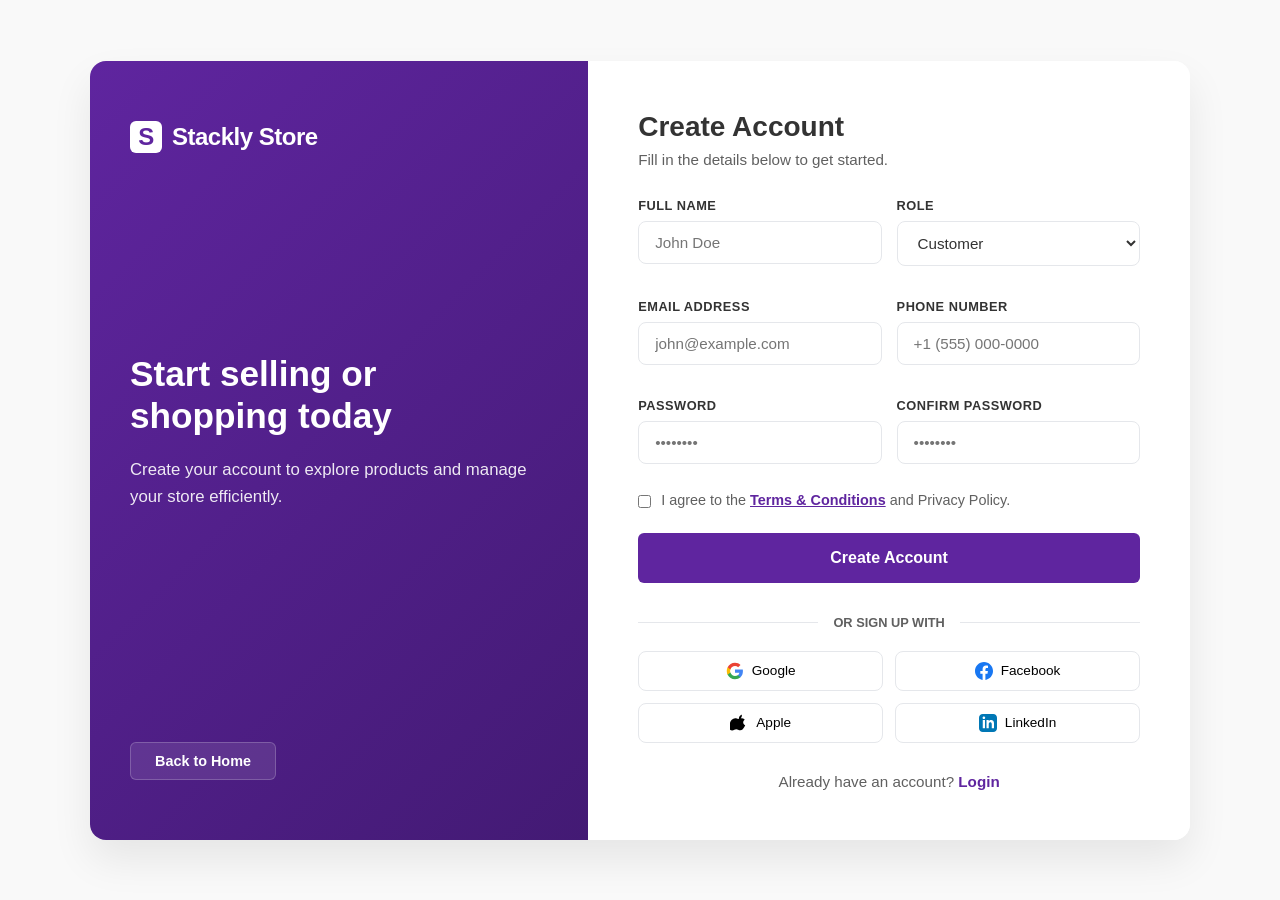
<file: signup.html>
<!doctype html>
<html lang="en">
  <head>
    <meta charset="UTF-8" />
    <meta name="viewport" content="width=device-width, initial-scale=1.0" />
    <title>Sign Up | Stackly Store</title>
    <style>
      :root {
        --primary-purple: #5f259f;
        --secondary-blue: #2563eb;
        --hover-blue: #e0e7ff;
        --bg-white: #ffffff;
        --bg-light: #f9f9f9;
        --text-dark: #333333;
        --text-gray: #606060;
        --border-color: #e5e7eb;
        --header-h: 60px;
        --transition: all 0.3s cubic-bezier(0.4, 0, 0.2, 1);
      }

      * {
        box-sizing: border-box;
        margin: 0;
        padding: 0;
        font-family: "Inter", "Segoe UI", Roboto, sans-serif;
      }

      body {
        background-color: var(--bg-light);
        color: var(--text-dark);
        min-height: 100vh;
        display: flex;
        align-items: center;
        justify-content: center;
        padding: 15px;
      }

      /* Split Screen Container */
      .stklyecom-signup-container {
        display: flex;
        width: 100%;
        max-width: 1100px;
        min-height: 750px;
        background: var(--bg-white);
        border-radius: 16px;
        overflow: hidden;
        box-shadow: 0 20px 40px rgba(0, 0, 0, 0.08);
        animation: stkly-slideIn 0.8s ease-out;
      }

      /* Left Panel - Marketing */
      .stklyecom-left-panel {
        flex: 1;
        background: linear-gradient(
          135deg,
          var(--primary-purple) 0%,
          #431a74 100%
        );
        padding: 60px 40px;
        display: flex;
        flex-direction: column;
        justify-content: space-between;
        color: white;
        position: relative;
      }

      .stklyecom-brand {
        font-size: 1.5rem;
        font-weight: 800;
        letter-spacing: -0.5px;
        display: flex;
        align-items: center;
        gap: 10px;
      }

      .stklyecom-brand-icon {
        width: 32px;
        height: 32px;
        background: white;
        border-radius: 6px;
        display: flex;
        align-items: center;
        justify-content: center;
        color: var(--primary-purple);
        font-weight: 900;
      }

      .stklyecom-marketing-content h1 {
        font-size: 2.2rem;
        line-height: 1.2;
        margin-bottom: 20px;
        font-weight: 700;
      }

      .stklyecom-marketing-content p {
        font-size: 1.05rem;
        line-height: 1.6;
        opacity: 0.9;
        margin-bottom: 30px;
      }

      .stklyecom-back-home {
        align-self: flex-start;
        padding: 10px 24px;
        background: rgba(255, 255, 255, 0.1);
        border: 1px solid rgba(255, 255, 255, 0.2);
        color: white;
        text-decoration: none;
        border-radius: 6px;
        font-size: 0.9rem;
        font-weight: 600;
        transition: var(--transition);
      }

      .stklyecom-back-home:hover {
        background: white;
        color: var(--primary-purple);
      }

      /* Right Panel - Form */
      .stklyecom-right-panel {
        flex: 1.2;
        padding: 50px;
        background: var(--bg-white);
        overflow-y: auto;
        animation: stkly-fadeIn 1s ease-out;
      }

      .stklyecom-form-header {
        margin-bottom: 30px;
      }

      .stklyecom-form-header h2 {
        font-size: 1.75rem;
        font-weight: 700;
        color: var(--text-dark);
        margin-bottom: 8px;
      }

      .stklyecom-form-header p {
        color: var(--text-gray);
        font-size: 0.95rem;
      }

      /* Form Layout Grid */
      .stklyecom-form-grid {
        display: grid;
        grid-template-columns: 1fr 1fr;
        gap: 15px;
      }

      .stklyecom-form-group {
        margin-bottom: 18px;
      }

      .stklyecom-form-group.full-width {
        grid-column: span 2;
      }

      .stklyecom-label {
        display: block;
        margin-bottom: 8px;
        font-size: 0.8rem;
        font-weight: 700;
        color: var(--text-dark);
        text-transform: uppercase;
        letter-spacing: 0.5px;
      }

      .stklyecom-input,
      .stklyecom-select {
        width: 100%;
        padding: 12px 16px;
        border: 1px solid var(--border-color);
        border-radius: 8px;
        font-size: 0.95rem;
        color: var(--text-dark);
        background: var(--bg-white);
        transition: var(--transition);
        outline: none;
      }

      .stklyecom-input:focus,
      .stklyecom-select:focus {
        border-color: var(--primary-purple);
        box-shadow: 0 0 0 4px rgba(95, 37, 159, 0.08);
        transform: translateY(-1px);
      }

      /* Checkbox Styling */
      .stklyecom-checkbox-group {
        display: flex;
        align-items: flex-start;
        gap: 10px;
        margin: 10px 0 25px;
        font-size: 0.9rem;
        color: var(--text-gray);
        cursor: pointer;
      }

      .stklyecom-checkbox-group input {
        margin-top: 3px;
      }

      /* Action Button */
      .stklyecom-signup-btn {
        width: 100%;
        height: 50px;
        background: var(--primary-purple);
        color: white;
        border: none;
        border-radius: 6px;
        font-size: 1rem;
        font-weight: 700;
        cursor: pointer;
        position: relative;
        overflow: hidden;
        z-index: 1;
        transition: var(--transition);
      }

      .stklyecom-signup-btn::before {
        content: "";
        position: absolute;
        bottom: 0;
        left: 0;
        width: 100%;
        height: 0;
        background: var(--secondary-blue);
        transition: height 0.4s ease;
        z-index: -1;
      }

      .stklyecom-signup-btn:hover::before {
        height: 100%;
      }

      /* Social Section */
      .stklyecom-divider {
        margin: 30px 0 20px;
        text-align: center;
        position: relative;
      }

      .stklyecom-divider::before {
        content: "";
        position: absolute;
        top: 50%;
        left: 0;
        width: 100%;
        height: 1px;
        background: var(--border-color);
      }

      .stklyecom-divider span {
        position: relative;
        z-index: 2;
        background: white;
        padding: 0 15px;
        color: var(--text-gray);
        font-size: 0.8rem;
        text-transform: uppercase;
        font-weight: 600;
      }

      .stklyecom-social-grid {
        display: grid;
        grid-template-columns: repeat(2, 1fr);
        gap: 12px;
      }

      .stklyecom-social-btn {
        display: flex;
        align-items: center;
        justify-content: center;
        gap: 8px;
        padding: 10px;
        border: 1px solid var(--border-color);
        background: white;
        border-radius: 8px;
        cursor: pointer;
        transition: var(--transition);
        font-weight: 500;
        font-size: 0.85rem;
      }

      .stklyecom-social-btn:hover {
        background: var(--hover-blue);
      }

      .stklyecom-social-btn svg {
        width: 18px;
        height: 18px;
      }

      .stklyecom-footer-text {
        margin-top: 30px;
        text-align: center;
        font-size: 0.95rem;
        color: var(--text-gray);
      }

      .stklyecom-footer-text a {
        color: var(--primary-purple);
        text-decoration: none;
        font-weight: 700;
      }

      /* Custom Modal for Validation Errors */
      .stklyecom-alert {
        display: none;
        position: fixed;
        top: 20px;
        right: 20px;
        padding: 15px 25px;
        background: #ef4444;
        color: white;
        border-radius: 8px;
        box-shadow: 0 10px 15px rgba(0, 0, 0, 0.1);
        z-index: 1000;
        animation: stkly-slideDown 0.3s ease-out;
      }

      /* Animations */
      @keyframes stkly-slideIn {
        from {
          opacity: 0;
          transform: translateX(30px);
        }
        to {
          opacity: 1;
          transform: translateX(0);
        }
      }

      @keyframes stkly-fadeIn {
        from {
          opacity: 0;
        }
        to {
          opacity: 1;
        }
      }

      @keyframes stkly-slideDown {
        from {
          transform: translateY(-20px);
          opacity: 0;
        }
        to {
          transform: translateY(0);
          opacity: 1;
        }
      }

      /* Mobile Responsive */
      @media (max-width: 850px) {
        body {
          padding: 10px;
          align-items: flex-start;
        }
        .stklyecom-signup-container {
          flex-direction: column;
          max-width: 500px;
          margin-top: 20px;
        }
        .stklyecom-left-panel {
          padding: 40px 24px;
          text-align: center;
          align-items: center;
        }
        .stklyecom-back-home {
          display: none;
        }
        .stklyecom-marketing-content h1 {
          font-size: 1.8rem;
        }
        .stklyecom-right-panel {
          padding: 35px 20px;
        }
        .stklyecom-form-grid {
          grid-template-columns: 1fr;
        }
        .stklyecom-form-group {
          grid-column: span 1 !important;
        }
        .stklyecom-social-grid {
          grid-template-columns: 1fr;
        }
      }
    </style>
  </head>
  <body>
    <div id="errorAlert" class="stklyecom-alert"></div>

    <div class="stklyecom-signup-container">
      <!-- Left Panel -->
      <aside class="stklyecom-left-panel">
        <div class="stklyecom-brand">
          <div class="stklyecom-brand-icon">S</div>
          Stackly Store
        </div>

        <div class="stklyecom-marketing-content">
          <h1>Start selling or <br />shopping today</h1>
          <p>
            Create your account to explore products and manage your store
            efficiently.
          </p>
        </div>

        <a href="./index.html" class="stklyecom-back-home">Back to Home</a>
      </aside>

      <!-- Right Panel -->
      <main class="stklyecom-right-panel">
        <div class="stklyecom-form-header">
          <h2>Create Account</h2>
          <p>Fill in the details below to get started.</p>
        </div>

        <form id="signupForm" autocomplete="off">
          <div class="stklyecom-form-grid">
            <div class="stklyecom-form-group">
              <label class="stklyecom-label" for="fullName">Full Name</label>
              <input
                type="text"
                id="fullName"
                class="stklyecom-input"
                placeholder="John Doe"
                required
              />
            </div>

            <div class="stklyecom-form-group">
              <label class="stklyecom-label" for="userRole">Role</label>
              <select id="userRole" class="stklyecom-select" required>
                <option value="Customer">Customer</option>
                <option value="Seller">Seller</option>
              </select>
            </div>

            <div class="stklyecom-form-group">
              <label class="stklyecom-label" for="email">Email Address</label>
              <input
                type="email"
                id="email"
                class="stklyecom-input"
                placeholder="john@example.com"
                required
              />
            </div>

            <div class="stklyecom-form-group">
              <label class="stklyecom-label" for="phone">Phone Number</label>
              <input
                type="number"
                id="phone"
                class="stklyecom-input"
                placeholder="+1 (555) 000-0000"
                required
              />
            </div>

            <div class="stklyecom-form-group">
              <label class="stklyecom-label" for="password">Password</label>
              <input
                type="password"
                id="password"
                class="stklyecom-input"
                placeholder="••••••••"
                required
              />
            </div>

            <div class="stklyecom-form-group">
              <label class="stklyecom-label" for="confirmPassword"
                >Confirm Password</label
              >
              <input
                type="password"
                id="confirmPassword"
                class="stklyecom-input"
                placeholder="••••••••"
                required
              />
            </div>
          </div>

          <label class="stklyecom-checkbox-group">
            <input type="checkbox" id="termsCheck" />
            <span
              >I agree to the
              <a
                href="./404.html"
                style="color: var(--primary-purple); font-weight: 600"
                >Terms & Conditions</a
              >
              and Privacy Policy.</span
            >
          </label>

          <button type="submit" class="stklyecom-signup-btn">
            Create Account
          </button>
        </form>

        <div class="stklyecom-divider">
          <span>Or sign up with</span>
        </div>

        <div class="stklyecom-social-grid">
          <button
            class="stklyecom-social-btn"
            onclick="window.location.href = './404.html'"
          >
            <svg viewBox="0 0 24 24" xmlns="http://www.w3.org/2000/svg">
              <path
                d="M22.56 12.25c0-.78-.07-1.53-.2-2.25H12v4.26h5.92c-.26 1.37-1.04 2.53-2.21 3.31v2.77h3.57c2.08-1.92 3.28-4.74 3.28-8.09z"
                fill="#4285F4"
              />
              <path
                d="M12 23c2.97 0 5.46-.98 7.28-2.66l-3.57-2.77c-.98.66-2.23 1.06-3.71 1.06-2.86 0-5.29-1.93-6.16-4.53H2.18v2.84C3.99 20.53 7.7 23 12 23z"
                fill="#34A853"
              />
              <path
                d="M5.84 14.09c-.22-.66-.35-1.36-.35-2.09s.13-1.43.35-2.09V7.07H2.18C1.43 8.55 1 10.22 1 12s.43 3.45 1.18 4.93l3.66-2.84z"
                fill="#FBBC05"
              />
              <path
                d="M12 5.38c1.62 0 3.06.56 4.21 1.66l3.15-3.15C17.45 2.09 14.97 1 12 1 7.7 1 3.99 3.47 2.18 7.07l3.66 2.84c.87-2.6 3.3-4.53 6.16-4.53z"
                fill="#EA4335"
              />
            </svg>
            Google
          </button>
          <button
            class="stklyecom-social-btn"
            onclick="window.location.href = './404.html'"
          >
            <svg
              fill="#1877F2"
              viewBox="0 0 24 24"
              xmlns="http://www.w3.org/2000/svg"
            >
              <path
                d="M24 12.073c0-6.627-5.373-12-12-12s-12 5.373-12 12c0 5.99 4.388 10.954 10.125 11.854v-8.385H7.078v-3.47h3.047V9.43c0-3.007 1.792-4.669 4.533-4.669 1.312 0 2.686.235 2.686.235v2.953H15.83c-1.491 0-1.956.925-1.956 1.874v2.25h3.328l-.532 3.47h-2.796v8.385C19.612 23.027 24 18.062 24 12.073z"
              />
            </svg>
            Facebook
          </button>
          <button
            class="stklyecom-social-btn"
            onclick="window.location.href = './404.html'"
          >
            <svg viewBox="0 0 24 24" fill="currentColor">
              <path
                d="M17.05 20.28c-.96.95-2.12 1.45-3.32 1.45-1.12 0-2.1-.34-2.92-.72-.75-.35-1.52-.71-2.45-.71-.96 0-1.8.36-2.58.72-.8.37-1.8.84-3.03.84-1.22 0-2.44-.51-3.45-1.45C-1.15 17.15-1.15 11.2 2.37 7.7c1.35-1.34 2.85-2.02 4.45-2.02.85 0 1.63.18 2.3.4.63.2 1.25.43 1.8.43.5 0 1.1-.22 1.78-.44.82-.26 1.75-.5 2.76-.5 1.55 0 3 .65 4.3 1.94-3.23 1.82-2.72 6.07.52 7.55-.7 1.92-1.85 3.75-3.28 5.22zM12.03 5.12c-.1-.9 1.15-3.05 3.03-4.12.1-.05.2-.1.3-.1.1 0 .22.05.28.15.12.2.3 1 0 2.2-.28 1.1-1.35 3.1-3.22 4-.1 0-.2.1-.28.1-.1 0-.2-.05-.28-.15-.05-.1-.1-.2-.1-.3z"
              />
            </svg>
            Apple
          </button>
          <button
            class="stklyecom-social-btn"
            onclick="window.location.href = './404.html'"
          >
            <svg viewBox="0 0 24 24" fill="#0077B5">
              <path
                d="M19 0h-14c-2.761 0-5 2.239-5 5v14c0 2.761 2.239 5 5 5h14c2.762 0 5-2.239 5-5v-14c0-2.761-2.238-5-5-5zm-11 19h-3v-11h3v11zm-1.5-12.268c-.966 0-1.75-.79-1.75-1.764s.784-1.764 1.75-1.764 1.75.79 1.75 1.764-.783 1.764-1.75 1.764zm13.5 12.268h-3v-5.604c0-3.368-4-3.113-4 0v5.604h-3v-11h3v1.765c1.396-2.586 7-2.777 7 2.476v6.759z"
              />
            </svg>
            LinkedIn
          </button>
        </div>

        <p class="stklyecom-footer-text">
          Already have an account? <a href="./login.html">Login</a>
        </p>
      </main>
    </div>

    <script>
      const signupForm = document.getElementById("signupForm");
      const alertBox = document.getElementById("errorAlert");

      function showAlert(message) {
        alertBox.textContent = message;
        alertBox.style.display = "block";
        setTimeout(() => {
          alertBox.style.display = "none";
        }, 4000);
      }

      signupForm.addEventListener("submit", function (e) {
        e.preventDefault();

        // Form Data
        const name = document.getElementById("fullName").value;
        const role = document.getElementById("userRole").value;
        const email = document.getElementById("email").value;
        const pass = document.getElementById("password").value;
        const confirmPass = document.getElementById("confirmPassword").value;
        const termsChecked = document.getElementById("termsCheck").checked;

        // 🎯 CORE VALIDATION
        if (pass !== confirmPass) {
          showAlert("Passwords do not match!");
          return;
        }

        if (!termsChecked) {
          showAlert("You must agree to the Terms & Conditions.");
          return;
        }

        // 🎯 STORE USER
        const userData = {
          name: name,
          email: email,
          role: role,
        };

        localStorage.setItem("user", JSON.stringify(userData));

        // Visual feedback
        const btn = document.querySelector(".stklyecom-signup-btn");
        btn.textContent = "Creating Account...";
        btn.style.opacity = "0.7";
        btn.disabled = true;

        // 🎯 REDIRECT AFTER SIGNUP
        setTimeout(() => {
          window.location.href = "./login.html";
        }, 1000);
      });
    </script>
  </body>
</html>
</file>
